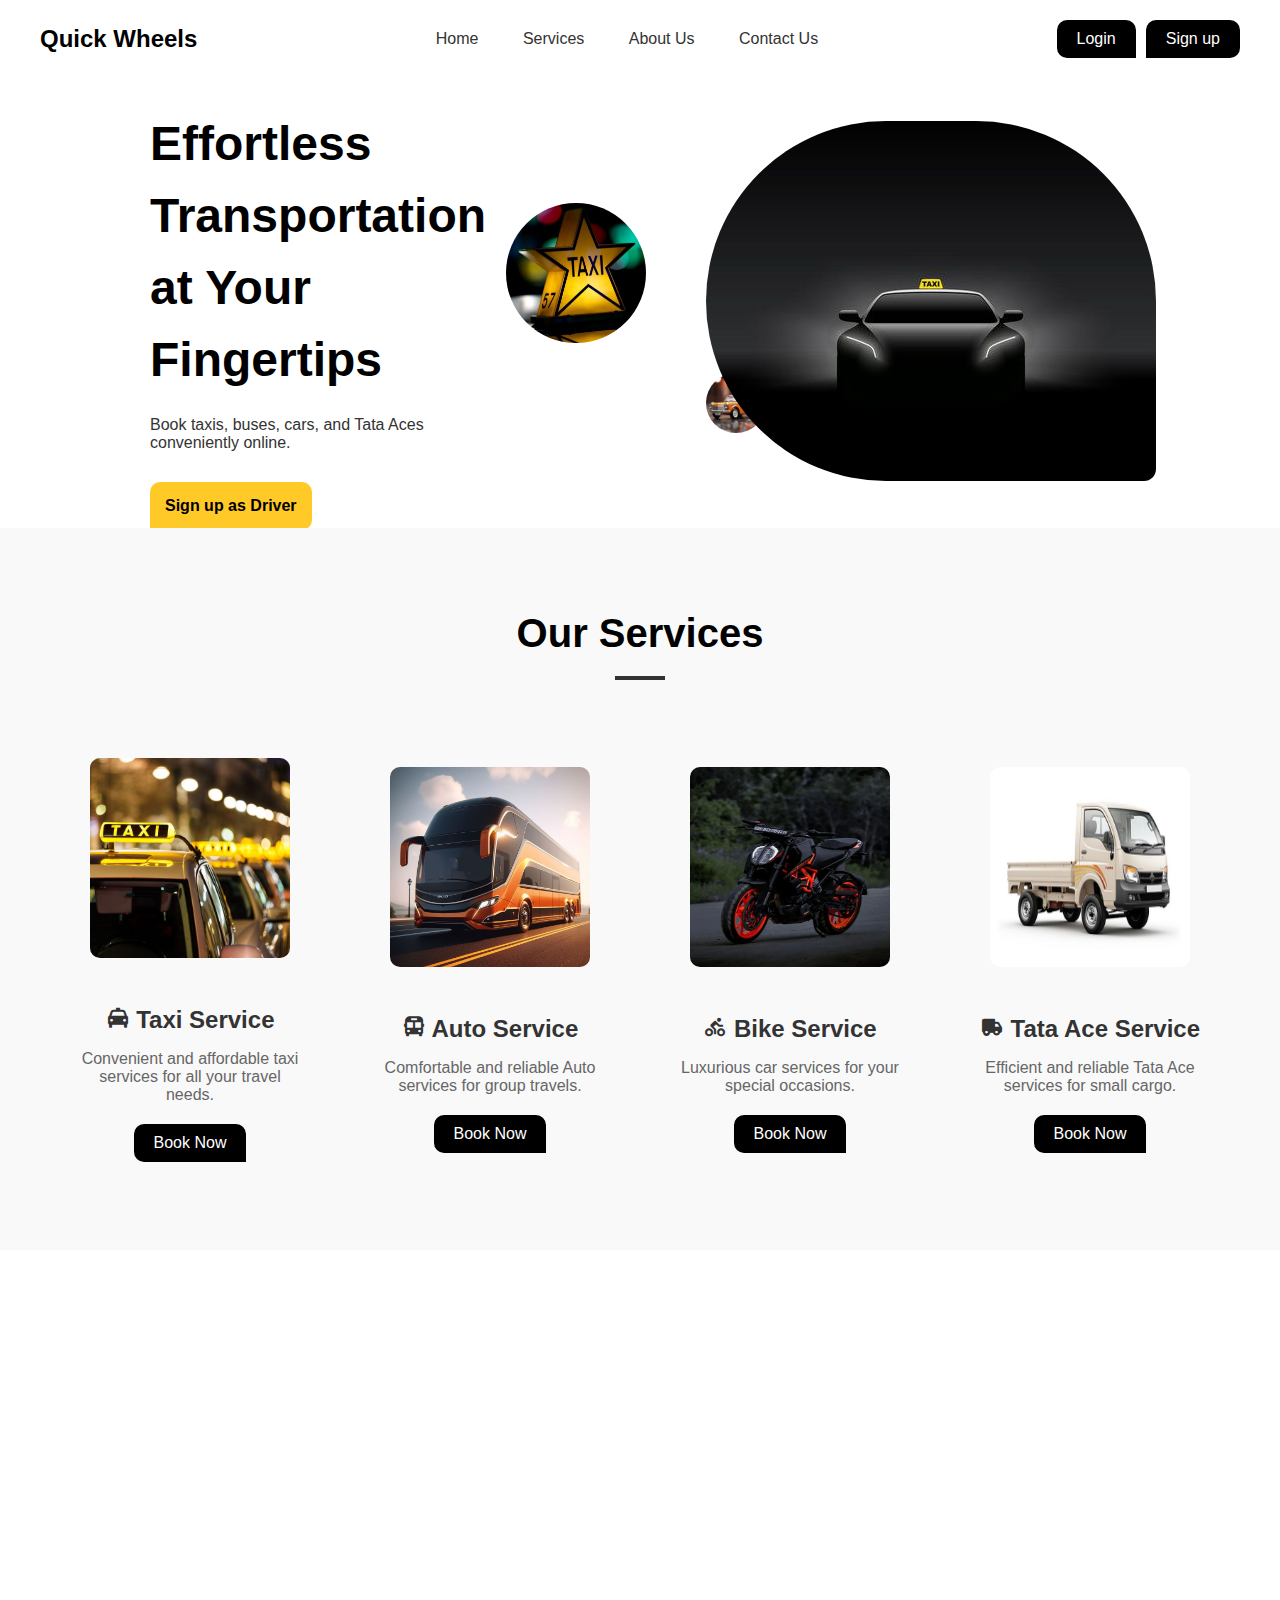
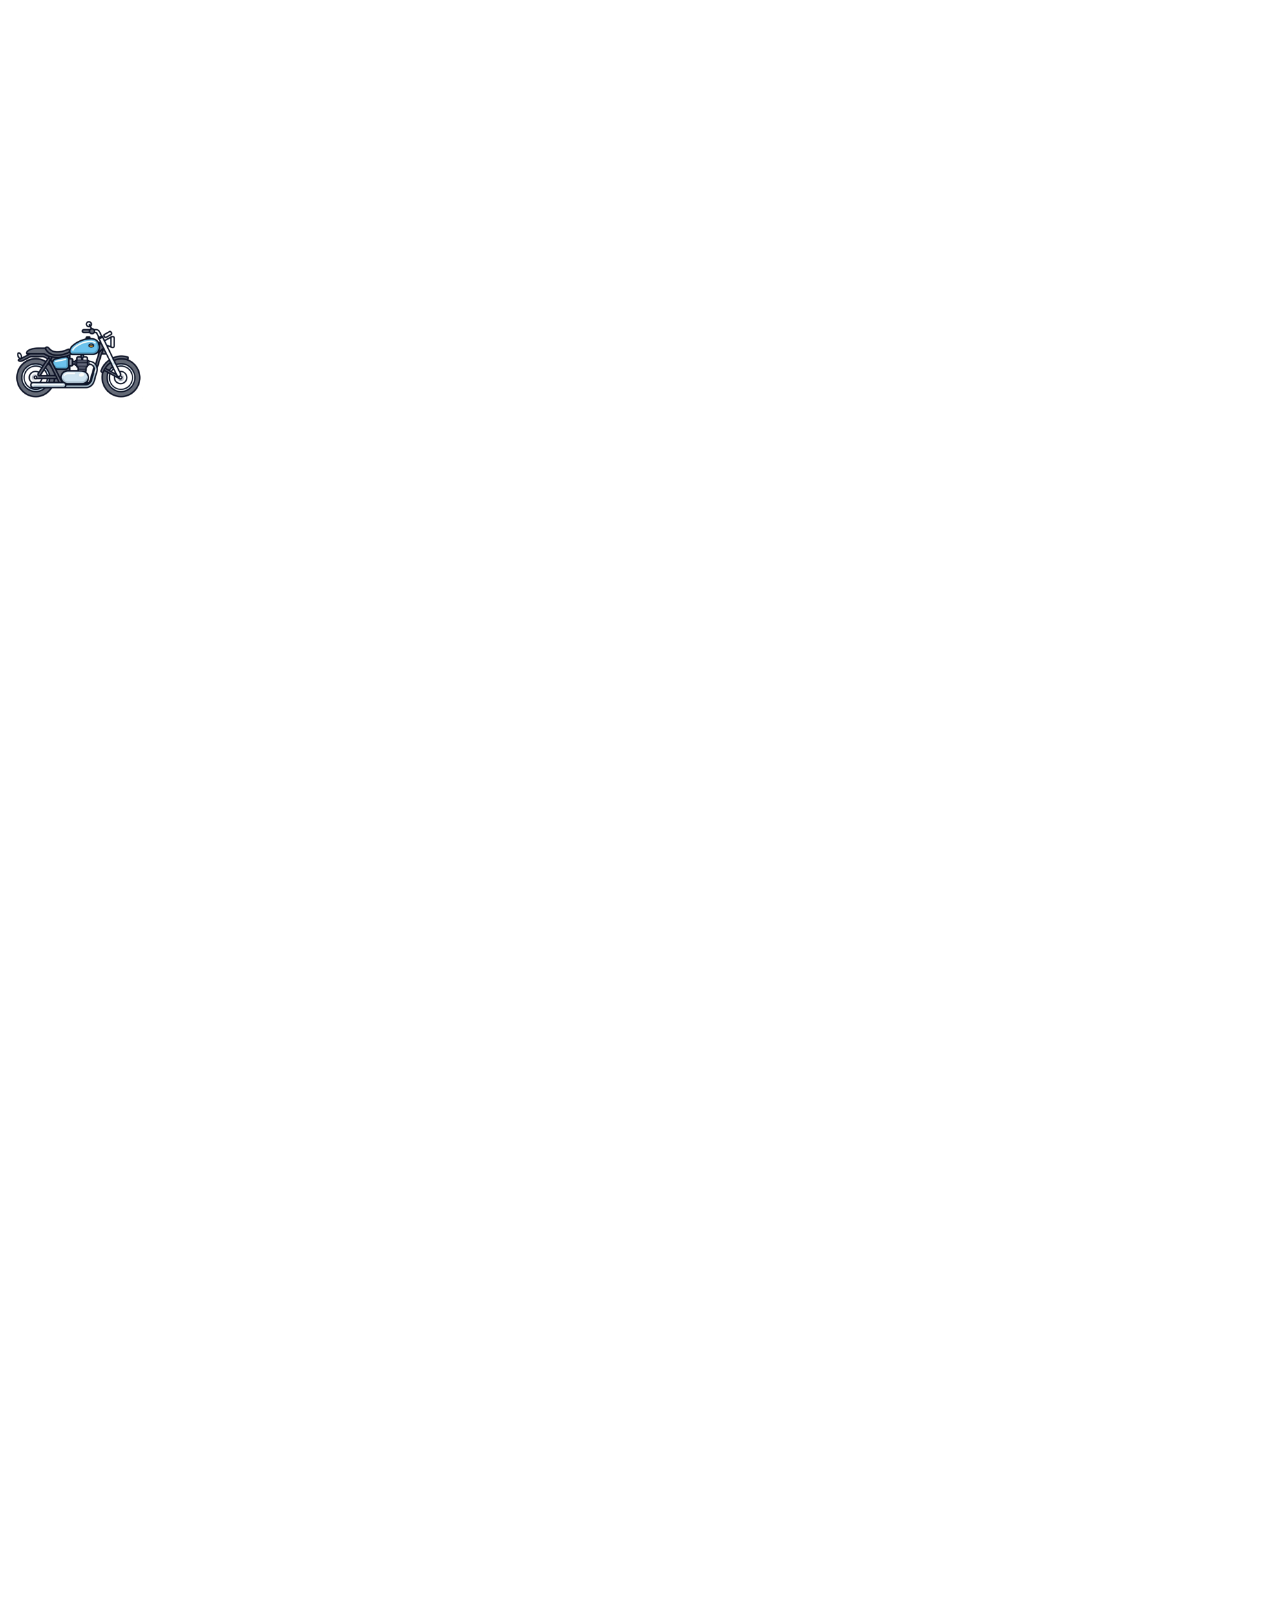
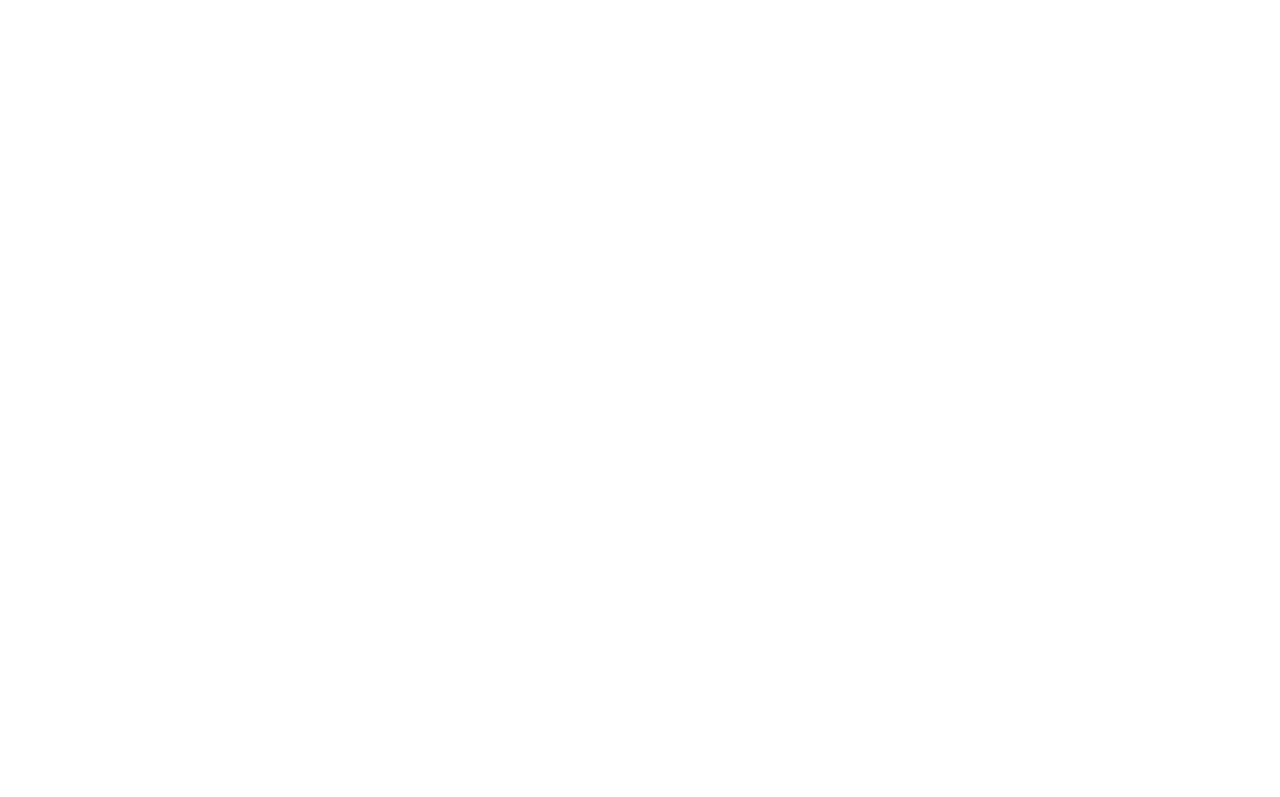
<file: index.html>
<!DOCTYPE html>
<html lang="en">
<head>
    <meta charset="UTF-8">
    <meta name="viewport" content="width=device-width, initial-scale=1.0">
    <title>Taxi Booking</title>
    <link href='https://cdn.jsdelivr.net/npm/boxicons@2.1.1/css/boxicons.min.css' rel='stylesheet'>

    <link rel="stylesheet" href="styles.css">
</head>
<body>
    <header class="header" id="header">
        <div class="container">
            <div class="logo">
                Quick Wheels
            </div>
            <nav class="navigation">
                <ul>
                    <li><a href="#header">Home</a></li>
                    <li><a href="#service">Services</a></li>
                    <li><a href="#">About Us</a></li>
                    <li><a href="#">Contact Us</a></li>
                </ul>
            </nav>
            <div class="button-container">
                <a href="./booking/login.html"><button class="cta-button">Login</button></a>
                <a href="./booking/signup.html"><button class="cta-button1">Sign up</button></a>
            </div>
            
        </div>
    </header>
<!--------------------------------------------------- hero  ---------------------------------------------------->
<section class="hero" id="home">
    <div class="hero-content">
        <h1 class="hero-heading">Effortless Transportation at Your Fingertips</h1>
        <p class="hero-subheading">Book taxis, buses, cars, and Tata Aces conveniently online.</p>
        <button class="cta-button-1" onclick="openPopup()">Sign up as Driver</button>
    </div>
    <div class="hero-image">
        <img src="./img/h3.jpeg" alt="">
        <div class="hero-image3">
            <img src="./img/h5.jpeg" alt="" width="40%" height="40%">
        </div>
    </div>
    <div class="hero-image2">
        <img src="./img/h4.jpeg" alt="">
    </div>
</section>
    
 <!-- Popup Form -->
 <div id="popup" class="popup">
    <div class="popup-content">
        <span class="close" onclick="closePopup()">&times;</span>
        <h2 style="font-size: 30px;">Sign up as Driver</h2>
        <form class="driver-signup-form">
            <div class="input-group">
                <input type="text" id="driver-name" name="driver-name" placeholder="Enter Full Name" style="font-size: 17px;" required>
            </div>
            <div class="input-group">
                <select id="driver-city" name="driver-city" style="font-size: 17px; "  placeholder="Select Your City" required>
                    <option  value="" style="color:#6e6e6e;" disabled selected>Select Your City</option>
                    <option value="Chennai" >Chennai</option>
                    <option value="Coimbatore">Coimbatore</option>
                    <option value="Bangalore">Bangalore</option>
                    <!-- Add more cities as needed -->
                </select>
            </div>
            <div class="input-group">
                <select id="driver-referral" name="driver-referral" style="font-size: 17px; " required>
                    <option value="" disabled selected>How did you find us?</option>
                    <option value="Facebook">Facebook</option>
                    <option value="Instagram">Instagram</option>
                    <option value="Google Ads">Google Ads</option>
                    <option value="Banner">Banner</option>
                    <option value="Friends">Friends</option>
                </select>
            </div>
            <div class="radio-group" >
                <label style="font-size: 17px;">Do you have a valid driving license?</label>
                <div class="radio-group2" style="font-size: 17px;">
                    <input type="radio" id="license-yes" name="driver-license-valid" value="yes" style="font-size: 17px;" required>
                    <label for="license-yes">Yes</label>
                    <input type="radio" id="license-no" name="driver-license-valid" value="no" style="font-size: 17px;" required>
                    <label for="license-no">No</label>
                </div>
            </div>
            <div class="input-group1">
                <input type="text" id="driver-phone" name="driver-phone" placeholder="Enter Phone Number" style="font-size: 17px;" required>
            <!-- </div> -->
            <!-- <div class="input-group"> -->
                <button type="button" class="cta-button3" onclick="sendOtp()">Get OTP</button>
            </div>
            <div class="input-group">
                <input type="text" id="driver-otp" name="driver-otp" placeholder="Enter OTP" style="font-size: 17px;" required>
            </div>
            <button type="submit" class="cta-button2" style="font-size: 17px;">Submit</button>
        </form>
    </div>
</div>

<!------------------------------------------------ service  ---------------------------------------------->

    <section class="services" id="service">
        <h2 class="services-heading">Our Services</h2>
        <div class="container">
            <div class="service">
                <img src="./img/taxi.jpg" alt="Taxi Service" class="service-icon">
                <h3> <i class='bx bxs-taxi '></i> Taxi Service</h3>
                <p>Convenient and affordable taxi services for all your travel needs.</p>                
                <a href="./booking/taxi.html" ><button class="cta-button">Book Now</button></a>
            </div>
            <div class="service">
                <img src="./img/bus.jpg" alt="Bus Service" class="service-icon">
                <h3><i class='bx bxs-bus' ></i> Auto Service</h3>
                <p>Comfortable and reliable Auto services for group travels.</p>
                <a href="./booking/bus.html" ><button class="cta-button btn1">Book Now</button></a>
            </div>
            <div class="service">
                <img src="./img/bike.jpg" alt="Car Service" class="service-icon">
                <h3><i class='bx bx-cycling' ></i> Bike Service</h3>
                <p>Luxurious car services for your special occasions.</p>
                <a href="./booking/bike.html" ><button class="cta-button btn2">Book Now</button></a>
            </div>
            <div class="service">
                <img src="./img/ace.jpg" alt="Tata Ace Service" class="service-icon">
                <h3><i class='bx bxs-truck' ></i> Tata Ace Service</h3>
                <p>Efficient and reliable Tata Ace services for small cargo.</p>
                <a href="./booking/ace.html" > <button class="cta-button btn3">Book Now</button></a>
            </div>
        </div>
    </section>
<!---------------------------------------------------------- how it works  ----------------------------------------------------->
<section class="how-it-works" id="how-it-works">
    <h2 class="how-it-works-heading">How It Works</h2>
    <div class="container">
        <div class="steps">
            <div class="step">
                <!-- <img src="./img/step1-icon.png" alt="Step 1" class="step-icon"> -->
                <h3><i class='bx bxs-message-alt-add' ></i> Select Your Ride</h3>
                <p>Choose from a variety of vehicles to suit your travel needs.</p>
            </div>
            <div class="step">
                <!-- <img src="./img/step2-icon.png" alt="Step 2" class="step-icon"> -->
                <h3><i class='bx bxs-detail' ></i> Enter Details</h3>
                <p>Provide your pickup location, destination, date, and time.</p>
            </div>
            <div class="step">
                <!-- <img src="./img/step3-icon.png" alt="Step 3" class="step-icon"> -->
                <h3><i class='bx bxs-select-multiple' ></i> Confirm Booking</h3>
                <p>Review your booking details and confirm your ride.</p>
            </div>
            <div class="step">
                <!-- <img src="./img/step4-icon.png" alt="Step 4" class="step-icon"> -->
                <h3><i class='bx bxs-happy-beaming' ></i> Enjoy Your Ride</h3>
                <p>Relax and enjoy your journey with our reliable service.</p>
            </div>
        </div>
        <!-- <button class="cta-button">Start Booking</button> -->
    </div>
</section>


<!-------------------------------------------------------- Why Choose Us ------------------------------------------------------>
<img src="./img/bike1.png" alt="" width="155px" height="155px" class="imgrun">

<section class="why-choose-us" id="why-choose-us">
    <h2 class="section-heading">Why Choose Us</h2>
    <div class="container">
        <div class="unique-selling-points">
            <div class="point">
                <i class="fas fa-clock"></i>
                <h3>24/7 Availability</h3>
                <p>We're available round the clock to meet your transportation needs.</p>
            </div>
            <div class="point">
                <i class="fas fa-hand-holding-usd"></i>
                <h3>Competitive Pricing</h3>
                <p>Enjoy competitive pricing without compromising on quality service.</p>
            </div>
            <div class="point">
                <i class="fas fa-car"></i>
                <h3>Comfortable Vehicles</h3>
                <p>Travel in comfort with our modern and well-maintained vehicles.</p>
            </div>
            <div class="point">
                <i class="fas fa-user-tie"></i>
                <h3>Professional Drivers</h3>
                <p>Our drivers are trained professionals committed to your safety and satisfaction.</p>
            </div>
        </div>
        <div class="testimonials">
            <div class="testimonial">
                <img src="./img/customer1.jpg" alt="Customer 1">
                <p>"Excellent service! Prompt and courteous drivers. Highly recommended!"</p>
                <cite>- John Doe</cite>
            </div>
            <div class="testimonial">
                <img src="./img/customer2.jpg" alt="Customer 2">
                <p>"Great experience! Comfortable ride and friendly staff."</p>
                <cite>- Jane Smith</cite>
            </div>
        </div>
        <div class="trust-badges">
            <img src="./img/badge1.jpg" alt="Badge 1">
            <img src="./img/badge2.jpg" alt="Badge 2">
        </div>
    </div>
</section>


<!------------------------------------------------------------ Featured Destinations ------------------------------------------------------->

<section class="featured-destinations" style="margin-top: 0px;">
    <h2 class="section-heading" >Featured Destinations</h2>
    <div class="container">
        <div class="destination">
            <img src="./img/destination1.jpg" alt="Destination 1">
            <div class="destination-info">
                <h3>Chennai City</h3>
                <p>Experience the hustle and bustle of the Big Apple. Visit iconic landmarks like Times Square, Central Park, and the Statue of Liberty.</p>
                <a href="#" class="cta-button" style="text-decoration: none;">Book Now</a>
            </div>
        </div>
        <div class="destination">
            <img src="./img/destination2.jpg" alt="Destination 2">
            <div class="destination-info">
                <h3>Coimbatore</h3>
                <p>Discover the romance of Paris with its stunning architecture, world-class cuisine, and renowned art museums like the Louvre.</p>
                <a href="#" class="cta-button" style="text-decoration: none;">Book Now</a>
            </div>
        </div>
        <!-- Add more destination elements as needed -->
    </div>
</section>


<!--------------------------------------------------------------------- footer  ------------------------------------------------------------------>

<footer class="footer">
    <div class="container">
        <div class="footer-section contact-info">
            <h3>Contact Information</h3>
            <p>Phone: +1 234 567 890</p>
            <p>Email: info@example.com</p>
            <p>Address: 1234 Street Name, City, State, Country</p>
        </div>
        <div class="footer-section quick-links">
            <h3>Quick Links</h3>
            <ul>
                <li><a href="#">Terms of Service</a></li>
                <li><a href="#">Privacy Policy</a></li>
                <li><a href="#">FAQs</a></li>
                <li><a href="#">Contact Us</a></li>
            </ul>
        </div>
        <div class="footer-section social-media">
            <h3>Follow Us</h3>
            <ul>
                <li><a href="#"><i class='bx bxl-facebook'></i></a></li>
                <li><a href="#"><i class='bx bxl-twitter'></i></a></li>
                <li><a href="#"><i class='bx bxl-instagram'></i></a></li>
                <li><a href="#"><i class='bx bxl-linkedin'></i></a></li>
            </ul>
        </div>
        <div class="footer-section newsletter">
            <h3>Newsletter Signup</h3>
            <form class="newsletter-form">
                <input type="email" placeholder="Enter your email" required>
                <button type="submit" class="cta-button">Subscribe</button>
            </form>
        </div>
    </div>
</footer>


<script src="script.js"></script>
</body>
</html>
</file>
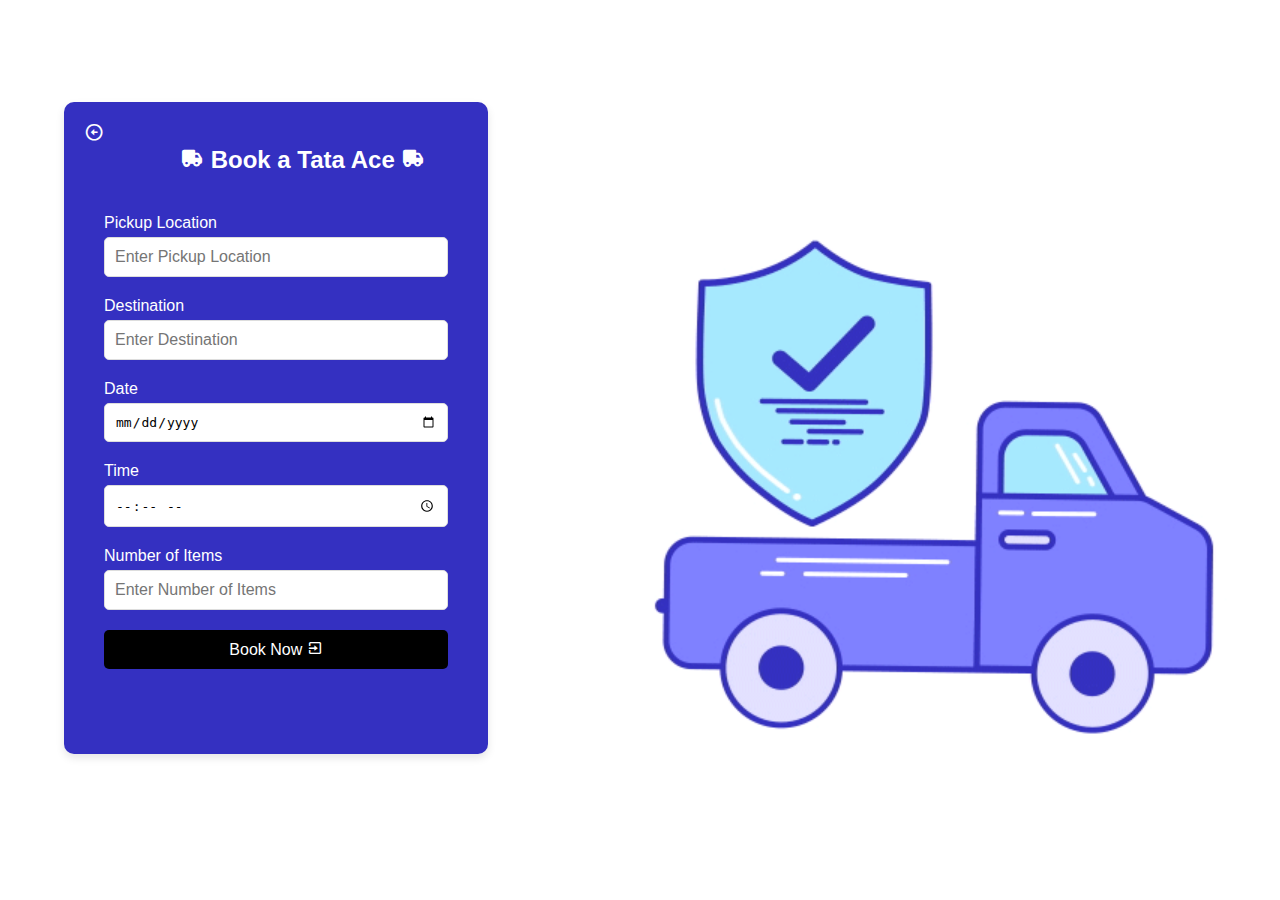
<file: booking/ace.html>
<!DOCTYPE html>
<html lang="en">
<head>
    <meta charset="UTF-8">
    <meta name="viewport" content="width=device-width, initial-scale=1.0">
    <title>Tata Ace Booking</title>
    <link href='https://cdn.jsdelivr.net/npm/boxicons@2.1.1/css/boxicons.min.css' rel='stylesheet'>

    <link rel="stylesheet" href="./ace.css">
</head>
<body>
    <div class="container">
        <section class="card">
            <a href="/index.html" style="text-decoration: none; color: #fff; font-size: 20px;"><i class='bx bx-left-arrow-circle' ></i></a>
        <h2 class="booking-heading"><i class='bx bxs-truck' ></i>  Book a Tata Ace <i class='bx bxs-truck' ></i> </h2>
        <div class="tata-ace-booking">
        <form class="booking-form">
            <label for="pickup-location">Pickup Location</label>
            <input type="text" id="pickup-location" name="pickup-location" placeholder="Enter Pickup Location" required>

            <label for="destination">Destination</label>
            <input type="text" id="destination" name="destination" placeholder="Enter Destination" required>

            <label for="date">Date</label>
            <input type="date" id="date" name="date" required>

            <label for="time">Time</label>
            <input type="time" id="time" name="time" required>

            <label for="num-items">Number of Items</label>
            <input type="number" id="num-items" name="num-items" placeholder="Enter Number of Items" required>

            <button type="submit" class="cta-button">Book Now <i class='bx bx-exit'></i></button>
        </form>
    </div>
    </section>
    <section class="background-gif"></section>
    </div>
</body>
</html>
</file>
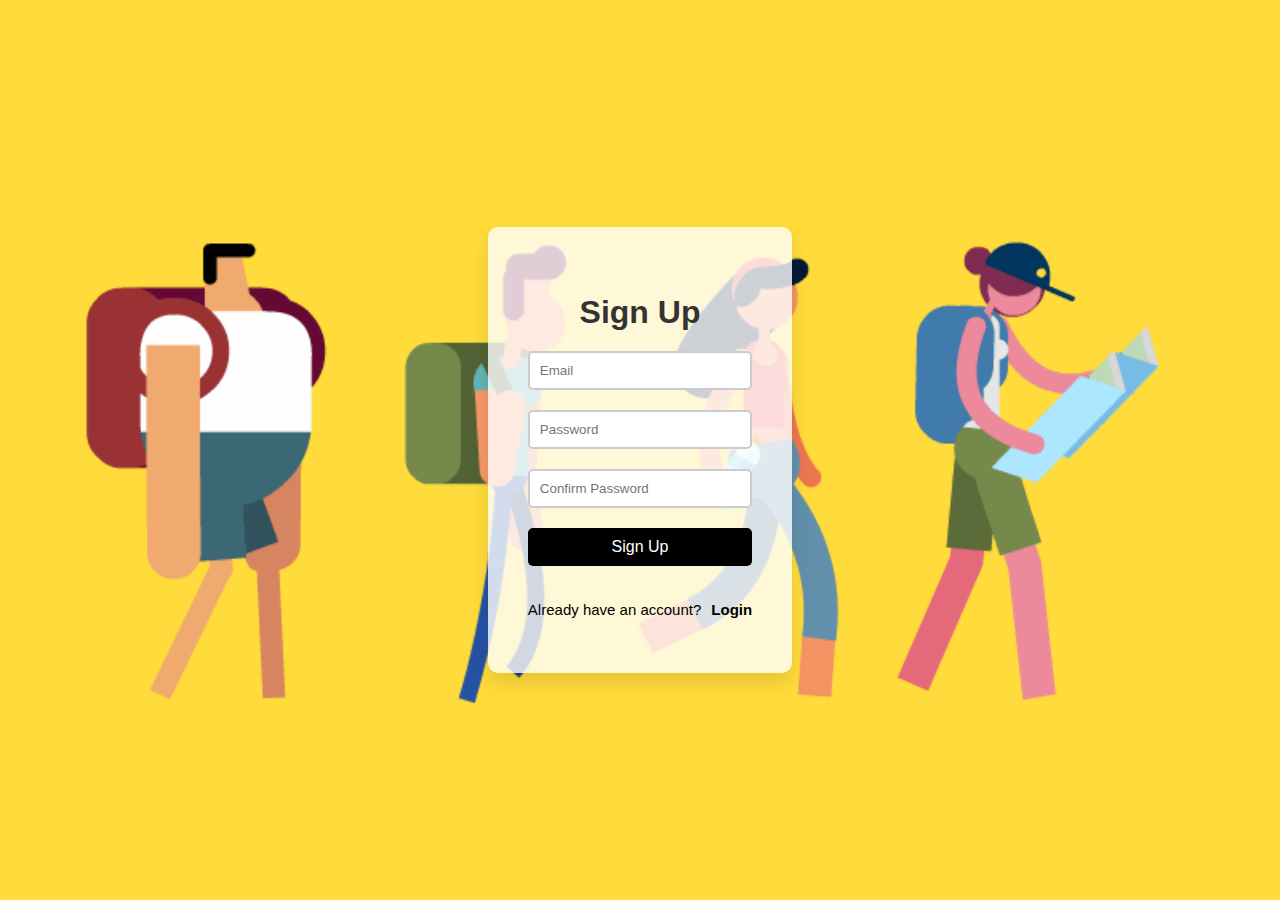
<file: booking/signup.html>
<!DOCTYPE html>
<html lang="en">
<head>
    <meta charset="UTF-8">
    <meta name="viewport" content="width=device-width, initial-scale=1.0">
    <title>Signup Form</title>
    <link rel="stylesheet" href="signup.css">
</head>
<body>
    <div class="image-container">
        <img src="../img/signup.gif" alt="Background Image">
    </div>
    <div class="signup-form-container">
        <h2 class="signup-heading">Sign Up</h2>
        <form class="signup-form">
            <!-- <div class="input-group"> -->
                <!-- <input type="text" id="name" name="name" placeholder="Name" required> -->
                <!-- <label for="name">Name</label> -->
            <!-- </div> -->

            <div class="input-group">
                <input type="email" id="email" name="email" placeholder="Email" required>
                <!-- <label for="email">Email</label> -->
            </div>

            <div class="input-group">
                <input type="password" id="password" name="password" placeholder="Password" required>
                <!-- <label for="password">Password</label> -->
            </div>

            <div class="input-group">
                <input type="password" id="confirm-password" name="confirm-password" placeholder="Confirm Password" required>
                <!-- <label for="confirm-password">Confirm Password</label> -->
            </div>

            <button type="submit" class="cta-button">Sign Up</button>
        </form>
        <div class="signup-section">
            <p>Already have an account?</p>
            <a href="../booking/login.html" style="text-decoration: none;"><span>Login</span></a>
        </div>
    </div>
</body>
</html>
</file>
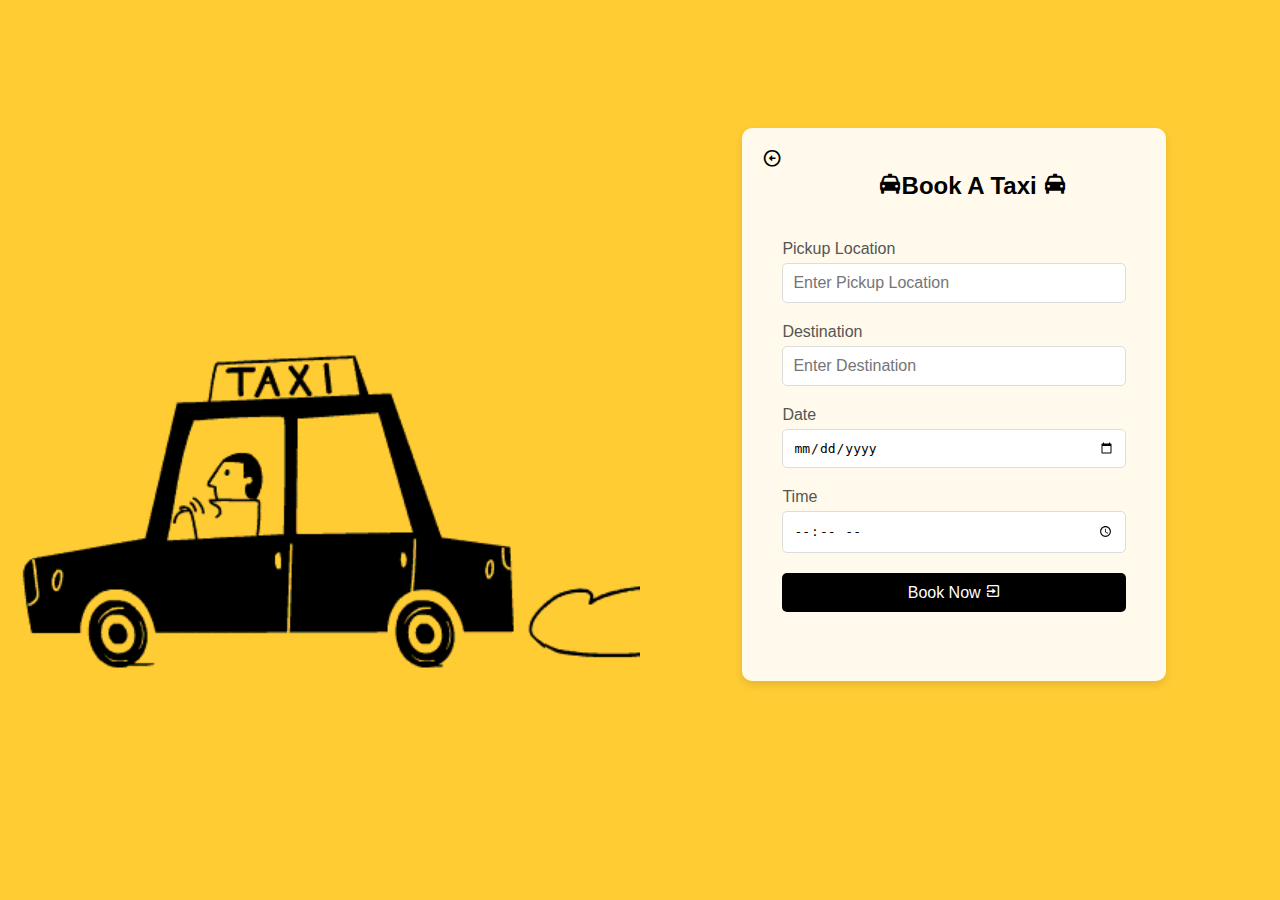
<file: booking/taxi.html>
<!DOCTYPE html>
<html lang="en">
<head>
    <meta charset="UTF-8">
    <meta name="viewport" content="width=device-width, initial-scale=1.0">
    <title>Taxi Booking Form</title>
    <link href='https://cdn.jsdelivr.net/npm/boxicons@2.1.1/css/boxicons.min.css' rel='stylesheet'>
    <link rel="stylesheet" href="./taxi.css">
</head>
<body>
    <div class="container">
        <section class="background-gif">
        </section>
        
        <section class="card" >
            <a href="/index.html" style="text-decoration: none; color: black; font-size: 20px;"><i class='bx bx-left-arrow-circle' ></i></a>
            <h2 class="booking-heading2"><i class='bx bxs-taxi'></i>Book A Taxi <i class='bx bxs-taxi'></i> </h2>
            <div class="taxi-booking">
                <form class="booking-form">
                    <label for="pickup-location">Pickup Location</label>
                    <input type="text" id="pickup-location" name="pickup-location" placeholder="Enter Pickup Location" required>
                    
                    <label for="destination">Destination</label>
                    <input type="text" id="destination" name="destination" placeholder="Enter Destination" required>

                    <label for="date">Date</label>
                    <input type="date" id="date" name="date" required>
                    
                    <label for="time">Time</label>
                    <input type="time" id="time" name="time" required>

                    <button type="submit" class="cta-button">Book Now <i class='bx bx-exit'></i></button>
                </form>
            </div>
        </section>
    </div>
</body>
</html>
</file>
<file: styles.css>
html{
    scroll-behavior: smooth;
}


body {
    margin: 0;
    font-family: Arial, sans-serif;
    background-color: white;
    
}

.container {
    max-width: 1200px;
    margin: 0 auto;
    padding: 0 20px;
    display: flex;
    justify-content: space-between;
    align-items: center;
}

.header {
    background-color: transparent;
    padding: 20px 0;
}

.logo {
    font-size: 1.5em;
    font-weight: bold;
    color: black;
}

.navigation ul {
    list-style: none;
    margin: 0;
    padding: 0;
}

.navigation ul li {
    display: inline-block;
    list-style: none;
    margin: 10px 20px;
}

.navigation ul li a {
    text-decoration: none;
    color: #333;
    font-weight: lighter;
    position: relative;
    transition: color 0.3s ease;
}

.navigation ul li a:hover {
    font-weight: bold;
}

.navigation ul li a::after {
    content: '';
    width: 0;
    height: 3px;
    background: black;
    position: absolute;
    left: 0;
    bottom: -6px;
    transition: 0.5s;
}

.navigation ul li a:hover::after {
    width: 100%;
}

.button-container {
    display: flex;
    gap: 10px; /* Adjust the gap as needed to control the space between buttons */
}

.cta-button, .cta-button1 {
    background-color: black;
    color: #fff;
    border: none;
    padding: 10px 20px;
    font-size: 16px;
    cursor: pointer;
    transition: background-color 0.3s ease;
}
.cta-button1 {
    border-radius: 10px 10px 10px 0;
}
.cta-button {
    border-radius: 10px 10px 0 10px;
}

.cta-button:hover, .cta-button1:hover {
    background-color: #908d8b;
}
.cta-button-1 {
    padding: 15px;
    background-color: #ffc928;
    /* color: black; */
    font-weight: bolder;
    border: none;
    font-size: 16px;
    cursor: pointer;
    transition: background-color 0.3s ease;
}
.cta-button-1:hover {
    background-color: #fedc76;
}

.cta-button-1 {
    border-radius: 10px 10px 10px 0;
}

.hero {
    display: flex;
    height: 450px;
    align-items: center;
    justify-content: space-between;
    color: black;
    padding: 0 130px;
    transform: translateY(20px);
    opacity: 0;
    transition: transform 1s ease-in-out, opacity 1s ease-in-out;
}

.hero.visible {
    transform: translateY(0);
    opacity: 1;
}

.hero-content {
    max-width: 50%;
    padding: 0 20px;
}

/* .hero-image img{
    display: flex;
    margin-top: 30px;
    justify-content: space-between;
    width: 50%;
}
.hero-image2 img {
    margin-top: 0;
    margin-bottom: 100px;
    width: 50%;
    margin-left: 200px;
}
.hero-image3 img{
    display: flex;
    border-radius: 70%;
    vertical-align: top;
    flex-direction: column;
} */

.hero-image img,
.hero-image3 img,
.hero-image2 img {
    transform: translateY(20px);
    opacity: 0;
    transition: transform 1s ease-in-out, opacity 1s ease-in-out;
}

.hero-image img,
.hero-image3 img {
    display: inline-block;
    margin-top: 30px;
    justify-content: space-between;
    width: 70%;
    vertical-align: top;
    border-radius: 50%;
}
.hero-image3 img {
    margin-left: 200px;
    width: 30%;
    transition: transform 0.5s ease-in-out;
}

.hero-image3 img:hover {
    transform: scale(1.1);
}

.hero-image2 img {
    border-radius: 450px 450px 30px 450px;
    animation: borderRadiusAnimation 3s ease-in-out infinite alternate, transform 0.3s ease;
}

.hero-image2 img:hover {
    transform: scale(1.1); 
}

@keyframes borderRadiusAnimation {
    0% {
        border-radius: 0px;
    }
    50% {
        border-radius: 225px 225px 15px 225px;
    }
    100% {
        border-radius: 450px 450px 30px 450px;
    }
}







.hero-image img.visible,
.hero-image3 img.visible,
.hero-image2 img.visible {
    transform: translateY(0);
    opacity: 1;
}
.hero-heading {
    font-size: 3em;
    line-height: 1.5em;
    margin-bottom: 20px;
}

.hero-subheading {
    font-size: 1em;
    margin-bottom: 30px;
    color: #333;
}

.booking-form {
    max-width: 600px;
    margin: 0 auto;
}

.booking-form input[type="text"],
.booking-form input[type="date"],
.booking-form input[type="time"] {
    width: calc(50% - 10px);
    padding: 10px;
    margin-bottom: 10px;
    border: none;
    border-radius: 5px;
    font-size: 16px;
}

.booking-form input[type="text"] {
    margin-right: 10px;
}

.booking-form input[type="date"],
.booking-form input[type="time"] {
    margin-left: 10px;
}

.booking-form button {
    background-color: black;
    color: #fff;
    border: none;
    padding: 10px 20px;
    border-radius: 5px;
    font-size: 16px;
    cursor: pointer;
    transition: background-color 0.3s ease;
}

.booking-form button:hover {
    background-color: #908d8b;
}

.signup-form-container {
    position: relative;
    z-index: 1;
    background: rgba(255, 255, 255, 0.8);
    padding: 40px;
    border-radius: 10px;
    box-shadow: 0 10px 20px rgba(0, 0, 0, 0.1);
    width: 90%;
    max-width: 500px;
    text-align: center;
}

.signup-heading {
    font-size: 2em;
    margin-bottom: 20px;
    color: #333;
}

.signup-form, .driver-signup-form {
    display: flex;
    flex-direction: column;
}

.input-group {
    position: relative;
    margin-bottom: 20px;
}
.input-group1 {
    position: relative;
    margin-bottom: 20px;
}
.input-group input[type="text"],
.input-group input[type="email"],
.input-group input[type="password"],
.input-group input[type="select"],
.input-group input[type="radio"],
.input-group1 input[type="number"] {
    width: 100%;
    padding: 20px;
    box-sizing: border-box;
    border: 2px solid #ccc;
    border-radius: 40px;
    transition: border-color 0.3s ease;
}

.input-group select {
    width: 100%;
    padding: 20px;
    box-sizing: border-box;
    border: 2px solid #ccc;
    border-radius: 40px;
    transition: border-color 0.3s ease;
}
.input-group1 input[type="text"]{
    width: 78%;
    padding: 20px;
    box-sizing: border-box;
    border: 2px solid #ccc;
    border-radius: 40px;
    transition: border-color 0.3s ease;
}
/* .radio-group {
    display: flex;
    align-items: center;
    margin-bottom: 20px;
} */

.radio-group {
    display: flex;
    flex-direction: column;
    margin-bottom: 20px;
    justify-content: flex-start;
    align-items: flex-start;
   
}

.radio-group .main-label {
    font-size: 17px;
    margin-bottom: 20px;
}

.radio-group2 {
    margin-left: 15px;
    margin-top: 20px;
    display: flex;
    justify-content: center;
    font-size: 17px;
}

.radio-group2 input[type="radio"] {
    transform: scale(1.5); /* Scale the radio buttons */
    margin-right: 5px;
}

.radio-group2 label {
    margin-right: 15px;
    /* margin-left: 20px; */
}
.cta-button3 {
    padding: 15px;
    background-color: black;
    color: white;
    font-weight: bolder;
    border: none;
    font-size: 17px;
    cursor: pointer;
    border-radius: 30px 30px 30px 30px;
    transition: background-color 0.3s ease;
}
.cta-button3:hover {
    background-color: #333;
}



/* 
.radio-group input[type="radio"] {
    margin-right: 5px;
} */

.radio-group label {
    margin-right: 15px;
    margin-left: 20px;
}

.popup {
    display: none;
    position: fixed;
    z-index: 2;
    left: 0;
    top: 0;
    width: 100%;
    height: 100%;
    overflow: auto;
    background-color: rgba(0, 0, 0, 0.5);
    justify-content: center;
    align-items: center;
    animation: fadeIn 1s ease-in-out;
}

@keyframes fadeIn {
    from {
        opacity: 0;
        transform: translateY(-20px);
    }
    to {
        opacity: 1;
        transform: translateY(0);
    }
}

.popup-content {
    background: white;
    padding: 40px;
    border-radius: 10px;
    width: 100%;
    max-width: 500px;
    text-align: center;
    position: relative;
}

.cta-button2 {
    padding: 15px;
    background-color: black;
    color: white;
    font-weight: bolder;
    border: none;
    font-size: 16px;
    cursor: pointer;
    transition: background-color 0.3s ease;
}
.cta-button2:hover {
    background-color: #333;
}

.cta-button2 {
    border-radius: 50px 50px 50px 0;
}

.close {
    position: absolute;
    top: 10px;
    right: 20px;
    font-size: 25px;
    color: black;
    cursor: pointer;
    transform: scale(1.5);
    /* border-radius: 20px 20px 30px 30px; */
    /* background-color: #666; */
    transition: transform 0.3s ease, color 0.3s ease;
}

.close:hover {
    transform: scale(1.7);
    color: red;
}

.services {
    background-color: #f9f9f9;
    padding: 50px 0;
    text-align: center;
    transform: translateY(20px);
    opacity: 0;
    transition: transform 1s ease-in-out, opacity 1s ease-in-out;
}

.services.visible {
    transform: translateY(0);
    opacity: 1;
}

.services-heading {
    
    font-size: 2.5em;
    margin-bottom: 40px;
    color: #000;
    position: relative;
}

.services-heading::after {
    content: '';
    display: block;
    width: 50px;
    height: 4px;
    background: #333;
    margin: 20px auto 0;
}
.service {
    display: inline-block;
    width: 22%;
    margin: 1.5%;
    padding: 20px;
    /* background-color: white; */
    border-radius: 10px;
    /* box-shadow: 0 2px 4px rgba(0, 0, 0, 0.1); */
    vertical-align: top;
    transition: transform 0.3s ease;
}

.service:hover {
    transform: translateY(-10px);
}

.service-icon {
    width: 200px;
    height: 200px;
    border-radius: 10px;
    margin-bottom: 20px;
    transition: transform 0.3s ease;
}

.service-icon:hover {
    transform: scale(1.1);
}

.service h3 {
    font-size: 1.5em;
    margin-bottom: 10px;
    color: #333;
}

.service p {
    font-size: 1em;
    margin-bottom: 20px;
    color: #666;
}

.how-it-works {
    padding: 50px 0;
    text-align: center;
    transform: translateY(20px);
    opacity: 0;
    transition: transform 1s ease-in-out, opacity 1s ease-in-out;
}

.how-it-works.visible{
        transform: translateY(0);
        opacity: 1;
}
.how-it-works-heading {
    font-size: 2.5em;
    margin-bottom: 40px;
    color: black;
    
}

.how-it-works-heading::after {
    content: '';
    display: block;
    width: 50px;
    height: 4px;
    background: #333;
    margin: 20px auto 0;
}

.steps {
    display: flex;
    justify-content: space-between;
    flex-wrap: wrap;
}

.step {
    width: 22%;
    margin: 1.5%;
    padding: 20px;
    background-color: white;
    border-radius: 10px;
    text-align: center;
    transform: translateY(20px);
    opacity: 0;
    transition: transform 1s ease-in-out, opacity 1s ease-in-out;
}

.step.visible {
    transform: translateY(0);
    opacity: 1;
}

.step-icon {
    width: 100px;
    height: 100px;
    margin-bottom: 20px;
}

.step h3 {
    font-size: 1.5em;
    margin-bottom: 10px;
    color: #333;
}

.step p {
    font-size: 1em;
    color: #666;
}

@keyframes moveToRight {
    0% {
        transform: translateX(0);
    }
    100% {
        transform: translateX(100vw); /* Move the image 100% of the viewport width */
    }
}

.imgrun {
    margin-top: 0;
    margin-bottom: 0;
    width: 155px;
    height: 155px;
    position: relative; /* Ensure the image can be animated */
    animation: moveToRight 5s ease-in-out forwards;
    /* animation: moveToLeft 5s ease-in-out backwards; */
}

/* Existing styles */

.why-choose-us {
    padding: 50px 0;
    text-align: center;
    transform: translateY(20px);
    opacity: 0;
    transition: transform 1s ease-in-out, opacity 1s ease-in-out;
}

.why-choose-us.visible{
    transform: translateY(0);
    opacity: 1;
}
.section-heading {
    font-size: 2.5em;
    margin-bottom: 40px;
    color: black;
}

.section-heading::after {
    content: '';
    display: block;
    width: 50px;
    height: 4px;
    background: #333;
    margin: 20px auto 0;
}

.container {
    max-width: 1200px;
    margin: 0 auto;
}

.unique-selling-points,
.testimonials,
.trust-badges {
    display: flex;
    justify-content: space-around;
    flex-wrap: wrap;
    gap: 20px;
}

.point,
.testimonial,
.trust-badge {
    background-color: white;
    border-radius: 10px;
    padding: 20px;
    text-align: center;
    opacity: 0;
    transform: translateY(20px);
    transition: opacity 0.6s ease-out, transform 0.6s ease-out;
}

.point.visible,
.testimonial.visible,
.trust-badge.visible {
    opacity: 1;
    transform: translateY(0);
}

.point i {
    font-size: 2em;
    margin-bottom: 10px;
    color: #333;
}

.testimonial img {
    width: 80px;
    height: 80px;
    border-radius: 50%;
    margin-bottom: 10px;
}

.trust-badges img {
    width: 100px;
    height: auto;
}



.featured-destinations {
    background-color: #fff;
    padding: 80px 0;
    text-align: center;
    transform: translateY(20px);
    opacity: 0;
    transition: transform 1s ease-in-out, opacity 1s ease-in-out;
}

.featured-destinations.visible{
    transform: translateY(0);
    opacity: 1;
}

.section-heading {
    font-size: 2.5em;
    margin-bottom: 40px;
    color: #333;
}

.destination {

    display: flex;
    justify-content: center;
    align-items: center;
    flex-wrap: wrap;
    gap: 30px;
    margin-bottom: 40px;
}

.destination img {
    max-width: 300px;
    border-radius: 10px;
}

.destination-info {
    text-align: left;
}

.destination-info h3 {
    font-size: 1.8em;
    margin-bottom: 10px;
    color: #333;
}

.destination-info p {
    color: #666;
    margin-bottom: 20px;
}




.footer {
    background-color: #f9f9f9;
    padding: 40px 0;
    color: #333;
    transform: translateY(20px);
    opacity: 0;
    transition: transform 1s ease-in-out, opacity 1s ease-in-out;
}

.footer.visible{
    transform: translateY(0);
    opacity: 1;
}
.footer-section {
    flex: 1;
    min-width: 200px;
    margin-bottom: 20px;
}

.footer-section h3 {
    font-size: 1.5em;
    margin-bottom: 20px;
    color: #333;
}

.footer-section p,
.footer-section ul {
    margin-bottom: 20px;
}

.footer-section ul {
    list-style: none;
    padding: 0;
}

.footer-section ul li {
    margin-bottom: 10px;
}

.footer-section ul li a {
    text-decoration: none;
    color: #666;
    transition: color 0.3s ease;
}

.footer-section ul li a:hover {
    color: #000;
}

.footer-section.social-media ul {
    display: flex;
    gap: 10px;
}

.footer-section.social-media ul li {
    display: inline-block;
}

.footer-section.social-media ul li a {
    font-size: 1.5em;
}

.newsletter-form {
    display: flex;
}

.newsletter-form input[type="email"] {
    padding: 10px;
    font-size: 16px;
    border: 1px solid #ccc;
    border-radius: 5px 0 0 5px;
    flex: 1;
}
</file>
<file: booking/ace.css>
body {
    margin: 0;
    font-family: Arial, sans-serif;
    overflow: hidden;
}
.container {
    background-color: #fff;
    display: flex;
    height: 100vh;
    overflow: hidden;
}

.background-gif {
    flex: 1;
    background-image: url('../img/truckvedio2.gif');
    background-repeat: no-repeat;
    background-position: center;
    background-size: cover;
}
.card {
    margin-top: 8%;
    margin-right: 5%;
    margin-left: 5%;
    width: 30%;
    height: 68%;
    padding: 20px;
    /* background-color: rgba(255, 255, 255, 0.9); */
    background-color: #3430c1;
    border-radius: 10px;
    box-shadow: 0 4px 8px rgba(0, 0, 0, 0.1);
    animation: fadeIn 1s ease-in-out;
}

@keyframes fadeIn {
    from {
        opacity: 0;
        transform: translateY(-20px);
    }
    to {
        opacity: 1;
        transform: translateY(0);
    }
}

.tata-ace-booking {
    flex: 1;
    padding: 20px;
}

.booking-heading {
    margin-top: 0;
    margin-left: 25%;
    font-size: 1.5em;
    margin-bottom: 20px;
    color: #fff;
}

.booking-form {
    width: 100%;
    display: flex;
    flex-direction: column;
    animation: slideIn 1s ease-in-out;
}

@keyframes slideIn {
    from {
        transform: translateY(-50px);
        opacity: 0;
    }
    to {
        transform: translateY(0);
        opacity: 1;
    }
}

.booking-form label {
    font-size: 1em;
    margin-bottom: 5px;
    text-align: left;
    color: white;
}

.booking-form input {
    padding: 10px;
    margin-bottom: 20px;
    border: 1px solid #ddd;
    border-radius: 5px;
    font-size: 1em;
}

.booking-form input:focus {
    border-color: black;
    outline: none;
}

.cta-button {
    background-color: black;
    color: white;
    padding: 10px;
    font-size: 1em;
    border: none;
    border-radius: 5px;
    cursor: pointer;
    transition: background-color 0.3s ease;
}

.cta-button:hover {
    background-color: #908d8b;
}
</file>
<file: booking/signup.css>
body, html {
    height: 100%;
    margin: 0;
    font-family: Arial, sans-serif;
    overflow: hidden;
}

body {
    display: flex;
    justify-content: center;
    align-items: center;
    background: none;
}

.image-container {
    position: absolute;
    width: 100%;
    height: 100%;
    overflow: hidden;
    z-index: -1;
}

.image-container img {
    position: absolute;
    width: 100%;
    height: 100%;
    object-fit: cover;
    /* filter: blur(10px); */
    animation: moveUp 2s forwards 1s;
}
@keyframes moveUp {
    to {
        bottom: 0;
    }
}
.signup-form-container {
    position: relative;
    z-index: 1;
    background: rgba(255, 255, 255, 0.8);
    padding: 40px;
    border-radius: 10px;
    box-shadow: 0 10px 20px rgba(0, 0, 0, 0.1);
    /* width: 100%; */
    max-width: 900px;
    text-align: center;
    animation: fadeIn 1s ease-in-out;
}

@keyframes fadeIn {
    from {
        opacity: 0;
        transform: translateY(-20px);
    }
    to {
        opacity: 1;
        transform: translateY(0);
    }
}

.signup-heading {
    font-size: 2em;
    margin-bottom: 20px;
    color: #333;
}

/* .signup-form {
    display: flex;
    flex-direction: column;
} */

.input-group {
    position: relative;
    margin-bottom: 20px;
}

.input-group input[type="text"],
.input-group input[type="email"],
.input-group input[type="password"] {
    width: 100%;
    padding: 10px;
    box-sizing: border-box;
    border: 2px solid #ccc;
    border-radius: 5px;
    transition: border-color 0.3s ease;
}

.input-group label {
    position: absolute;
    top: 50%;
    left: 10px;
    transform: translateY(-50%);
    color: #aaa;
    pointer-events: none;
    transition: all 0.3s ease;
}

.input-group input:focus {
    border-color: #007bff;
}

.input-group input:focus + label,
.input-group input:not(:placeholder-shown) + label {
    top: 0;
    left: 5px;
    font-size: 12px;
    color: #007bff;
}

button {
    width: 100%;
    padding: 10px;
    background: black;
    border: none;
    border-radius: 5px;
    color: #fff;
    font-size: 16px;
    cursor: pointer;
    transition: background 0.3s ease;
}

button:hover {
    background: #333;
}

.signup-section {
    display: flex;
    align-items: center; 
    font-size: 15px;
    margin-top: 20px;
}

.signup-section p {
    margin-right: 10px; 
}

.signup-section span {
    color: black;
    font-weight: 900;
    cursor: pointer;
    transition: color 0.3s ease;
}

.signup-section span:hover {
    text-decoration: underline;
    color: #007bff;
}
</file>
<file: booking/taxi.css>
body {
    margin: 0;
    font-family: Arial, sans-serif;
    overflow: hidden;
}

.container {
    background-color: #ffcc33;
    display: flex;
    height: 100vh;
    overflow: hidden;
}

.background-gif {
    width: 50%;
    background-image: url('../img/vedio1.gif');
    background-repeat: no-repeat;
    background-position: center;
    background-size: cover;
}

.card {
    margin-top: 10%;
    margin-left: 8%;
    width: 30%;
    height: 57%;
    padding: 20px;
    background-color: rgba(255, 255, 255, 0.9);
    border-radius: 10px;
    box-shadow: 0 4px 8px rgba(0, 0, 0, 0.1);
    animation: fadeIn 1s ease-in-out;
}

@keyframes fadeIn {
    from {
        opacity: 0;
        transform: translateY(-20px);
    }
    to {
        opacity: 1;
        transform: translateY(0);
    }
}


.taxi-booking {
    padding: 20px;
}

/* .booking-heading1 {
    margin-right: 80%;
    font-size: 2.5em;
    
} */
.booking-heading2{
    margin-top: 0;
    margin-left: 30%;
    font-size: 1.5em;
}
.booking-form {
    width: 100%;
    display: flex;
    flex-direction: column;
    animation: slideIn 1s ease-in-out;
}

@keyframes slideIn {
    from {
        transform: translateY(-50px);
        opacity: 0;
    }
    to {
        transform: translateY(0);
        opacity: 1;
    }
}

label {
    margin-bottom: 5px;
    color: #555;
}

input {
    padding: 10px;
    margin-bottom: 20px;
    border: 1px solid #ddd;
    border-radius: 5px;
    font-size: 1em;
}

input:focus {
    border-color: black;
    outline: none;
}

.cta-button {
    background-color: black;
    color: white;
    padding: 10px;
    font-size: 1em;
    border: none;
    border-radius: 5px;
    cursor: pointer;
    transition: background-color 0.3s ease;
    width: 100%;
}

.cta-button:hover {
    background-color: #908d8b;
}
</file>
